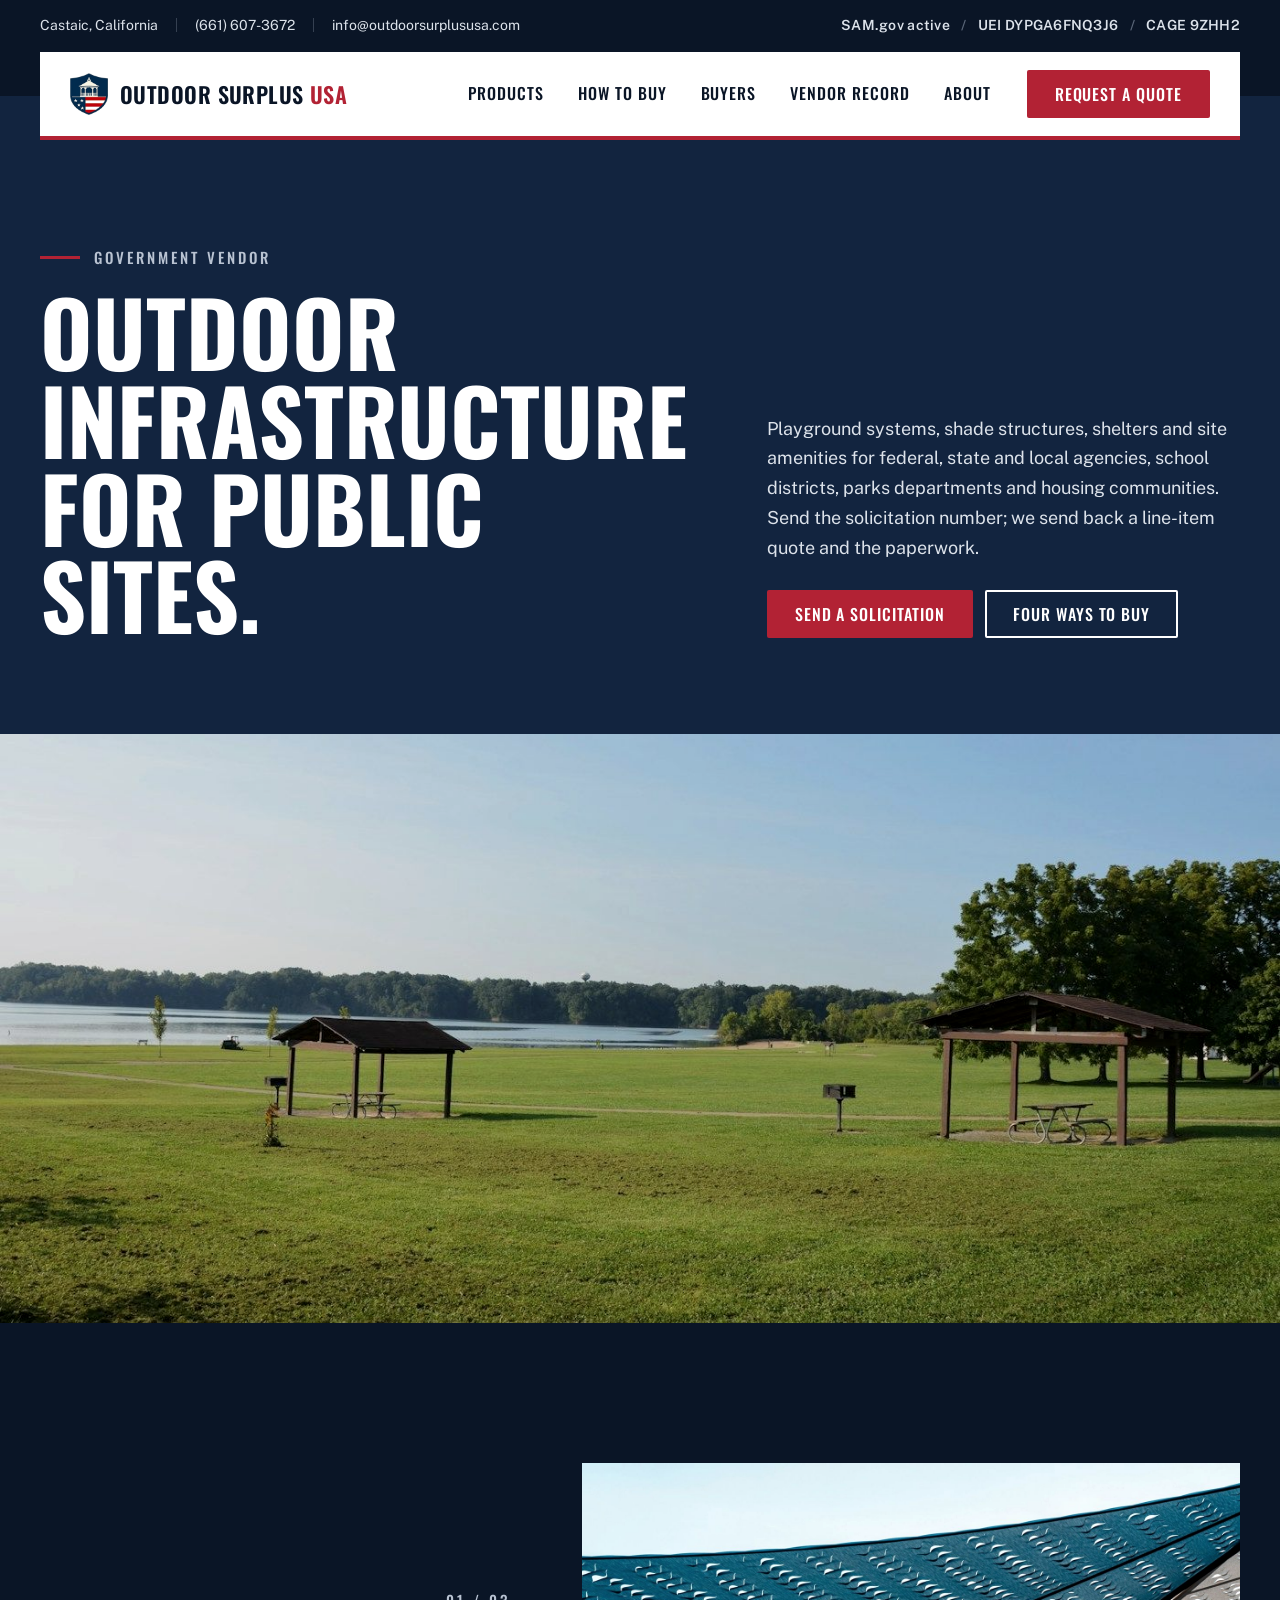
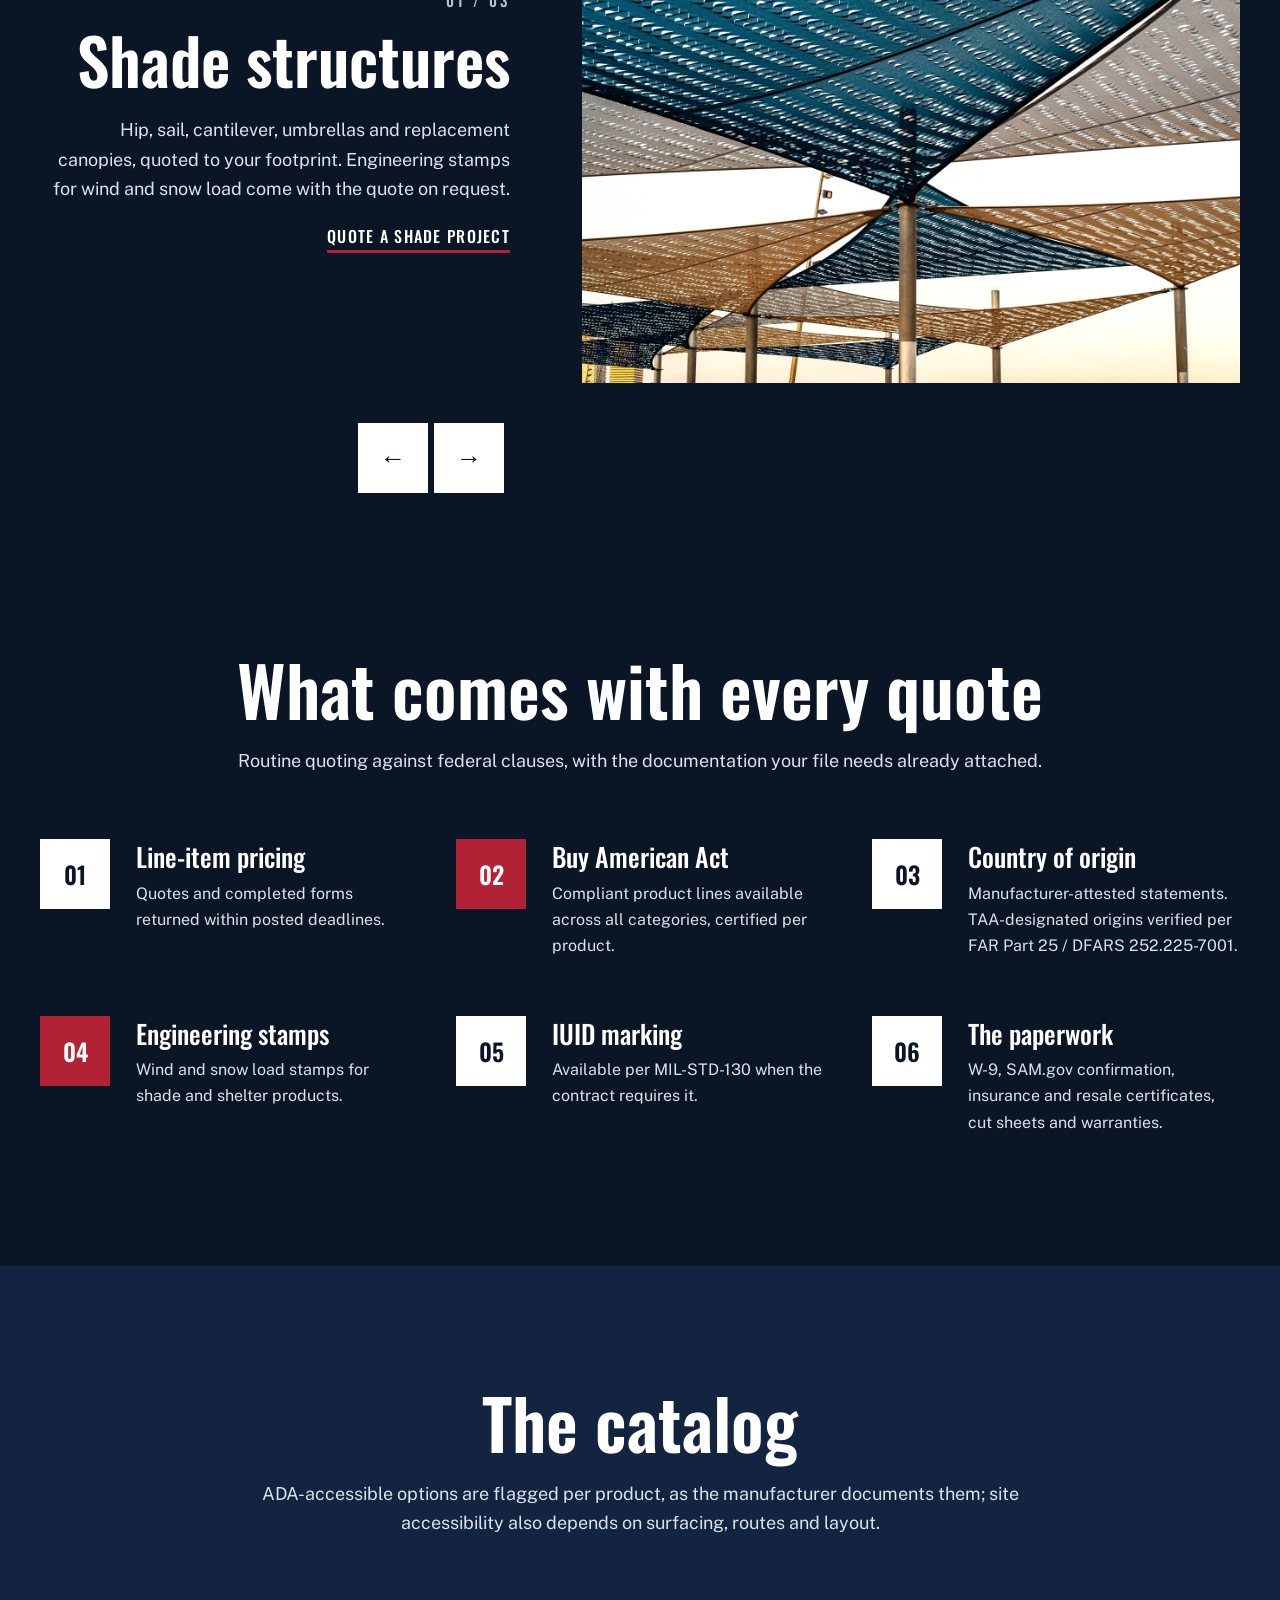
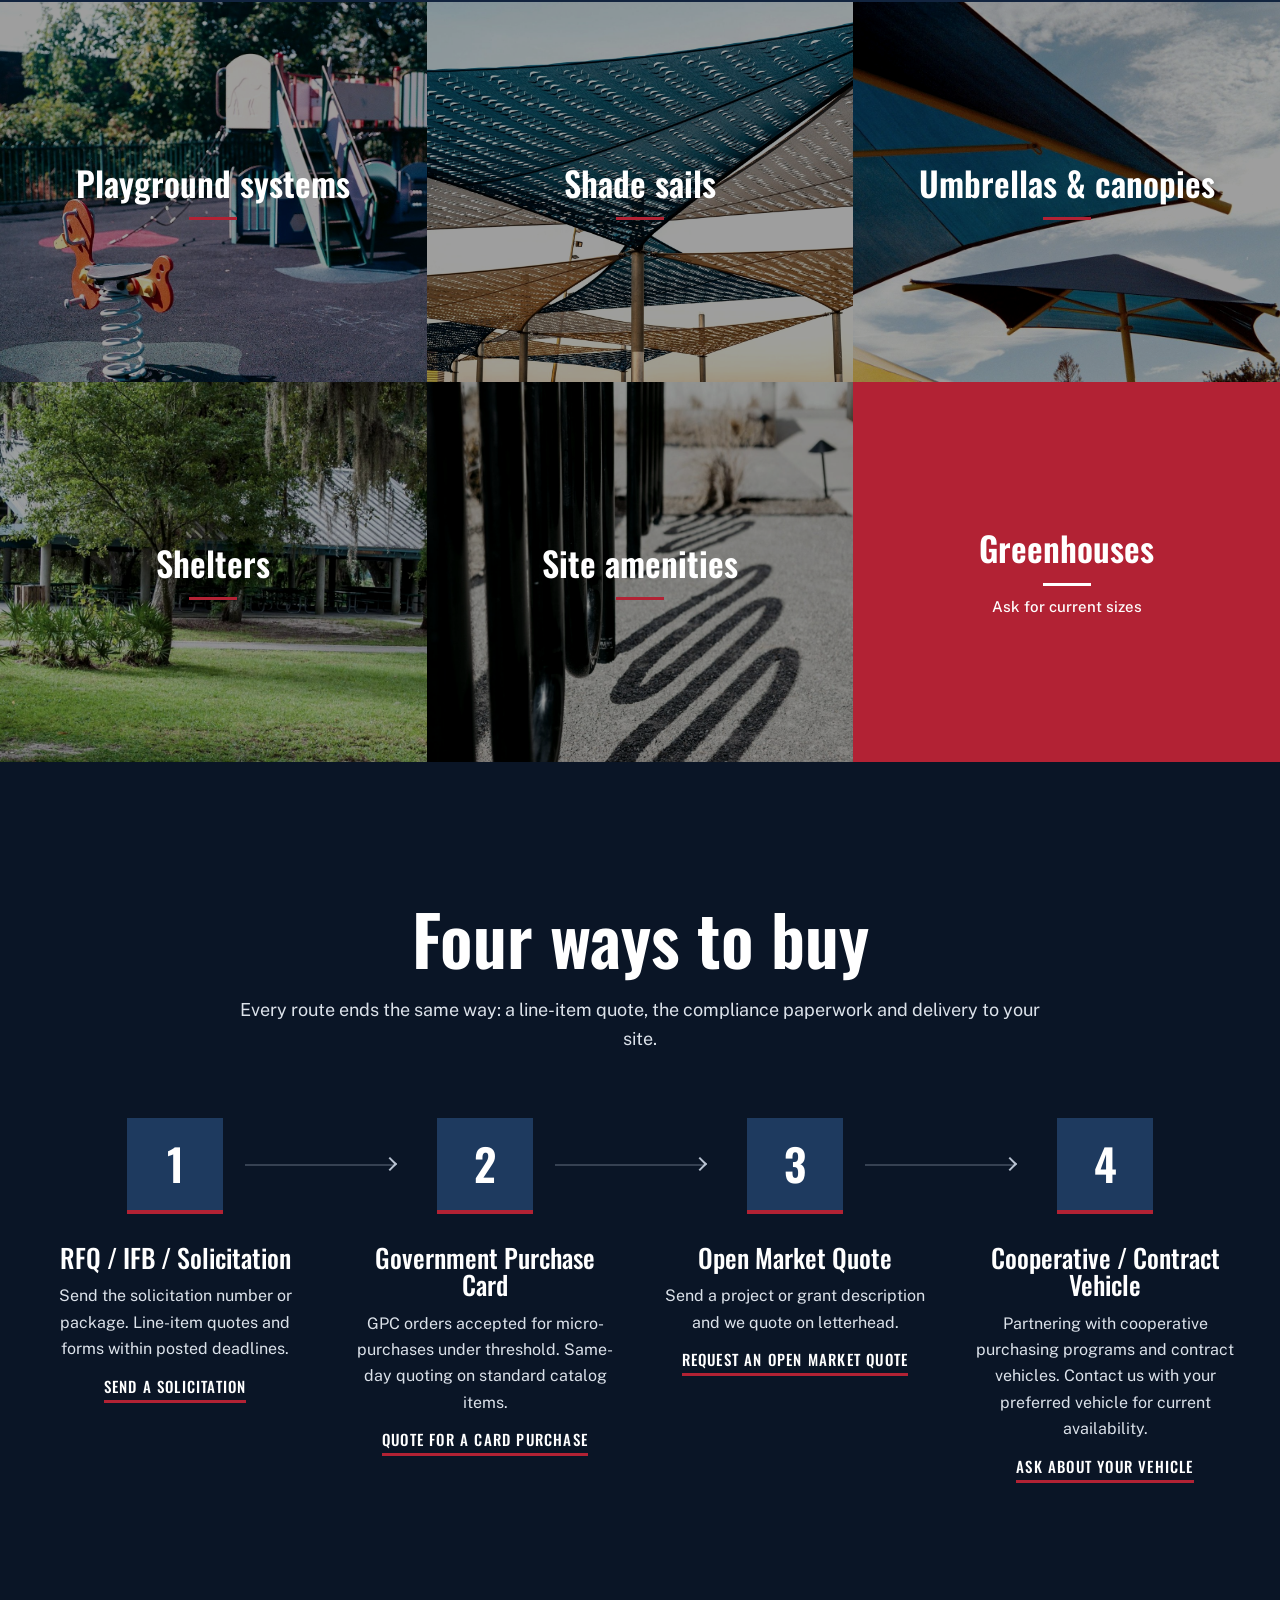
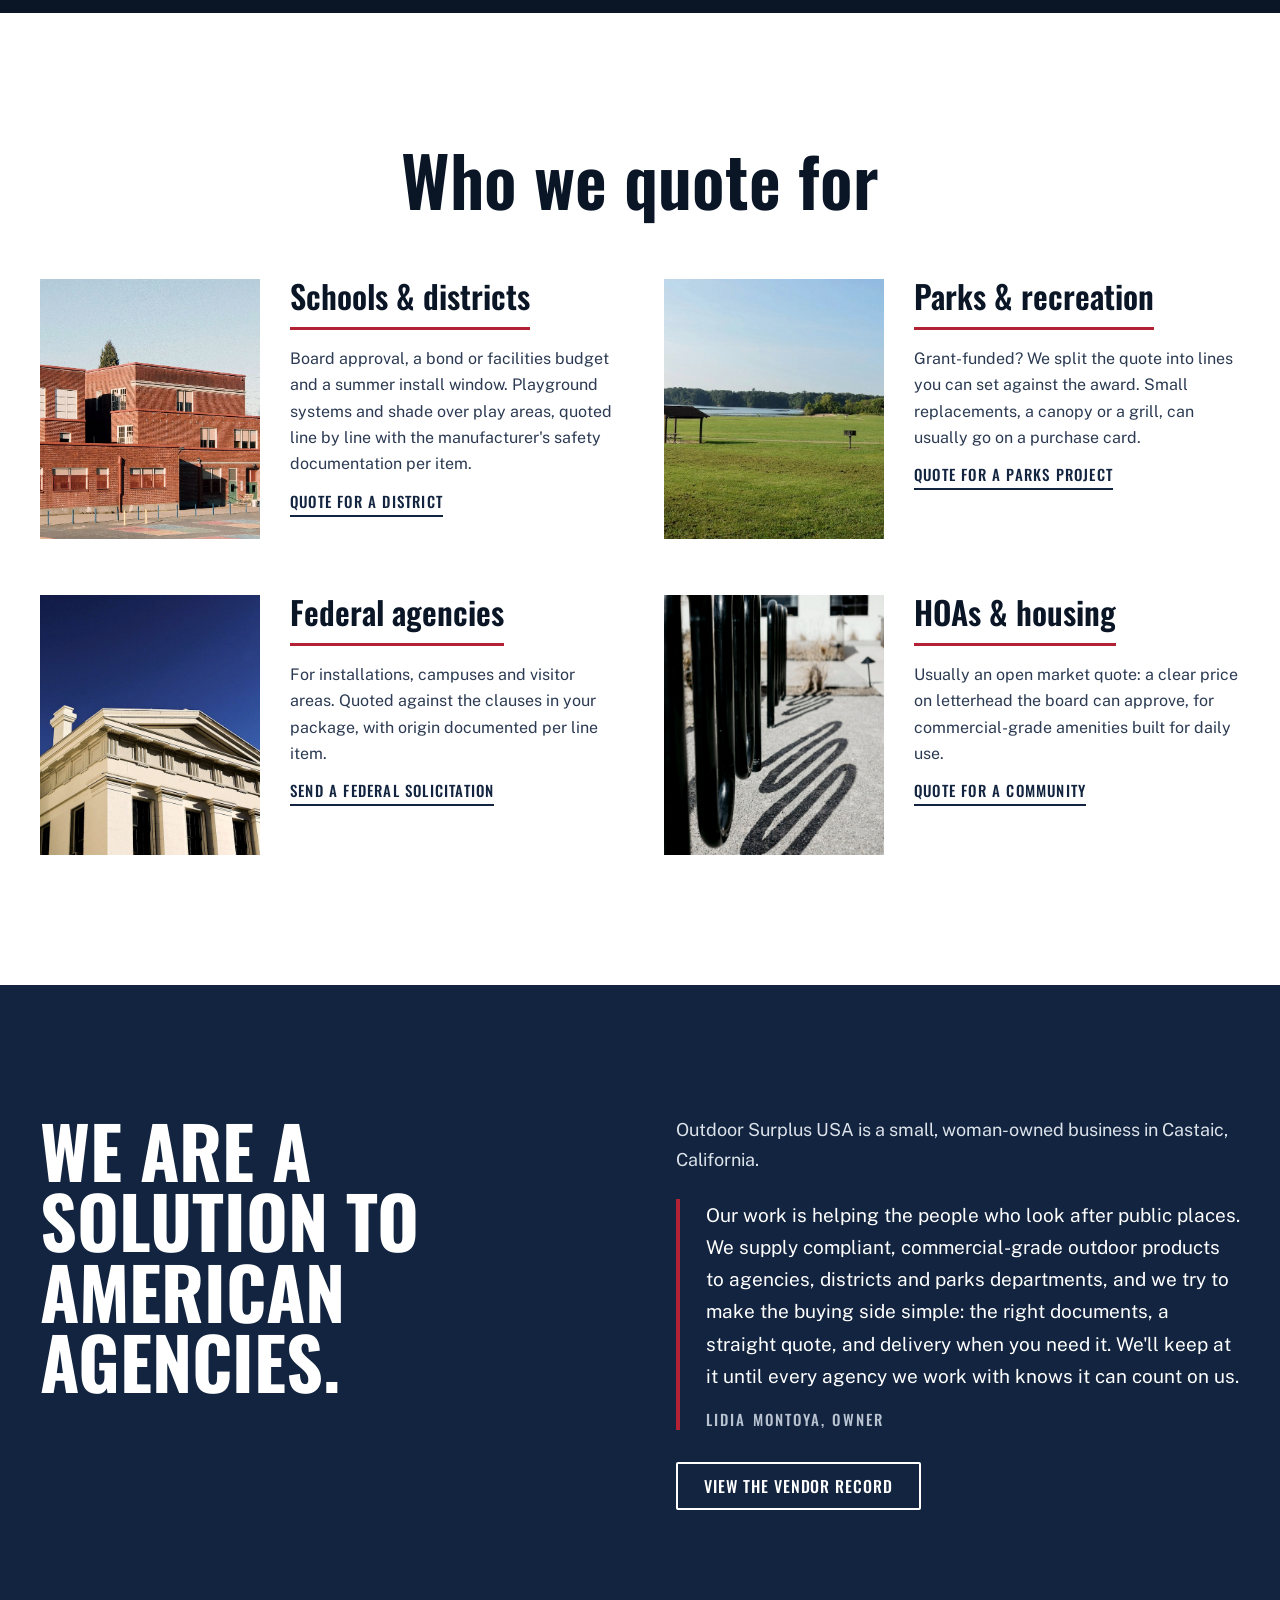
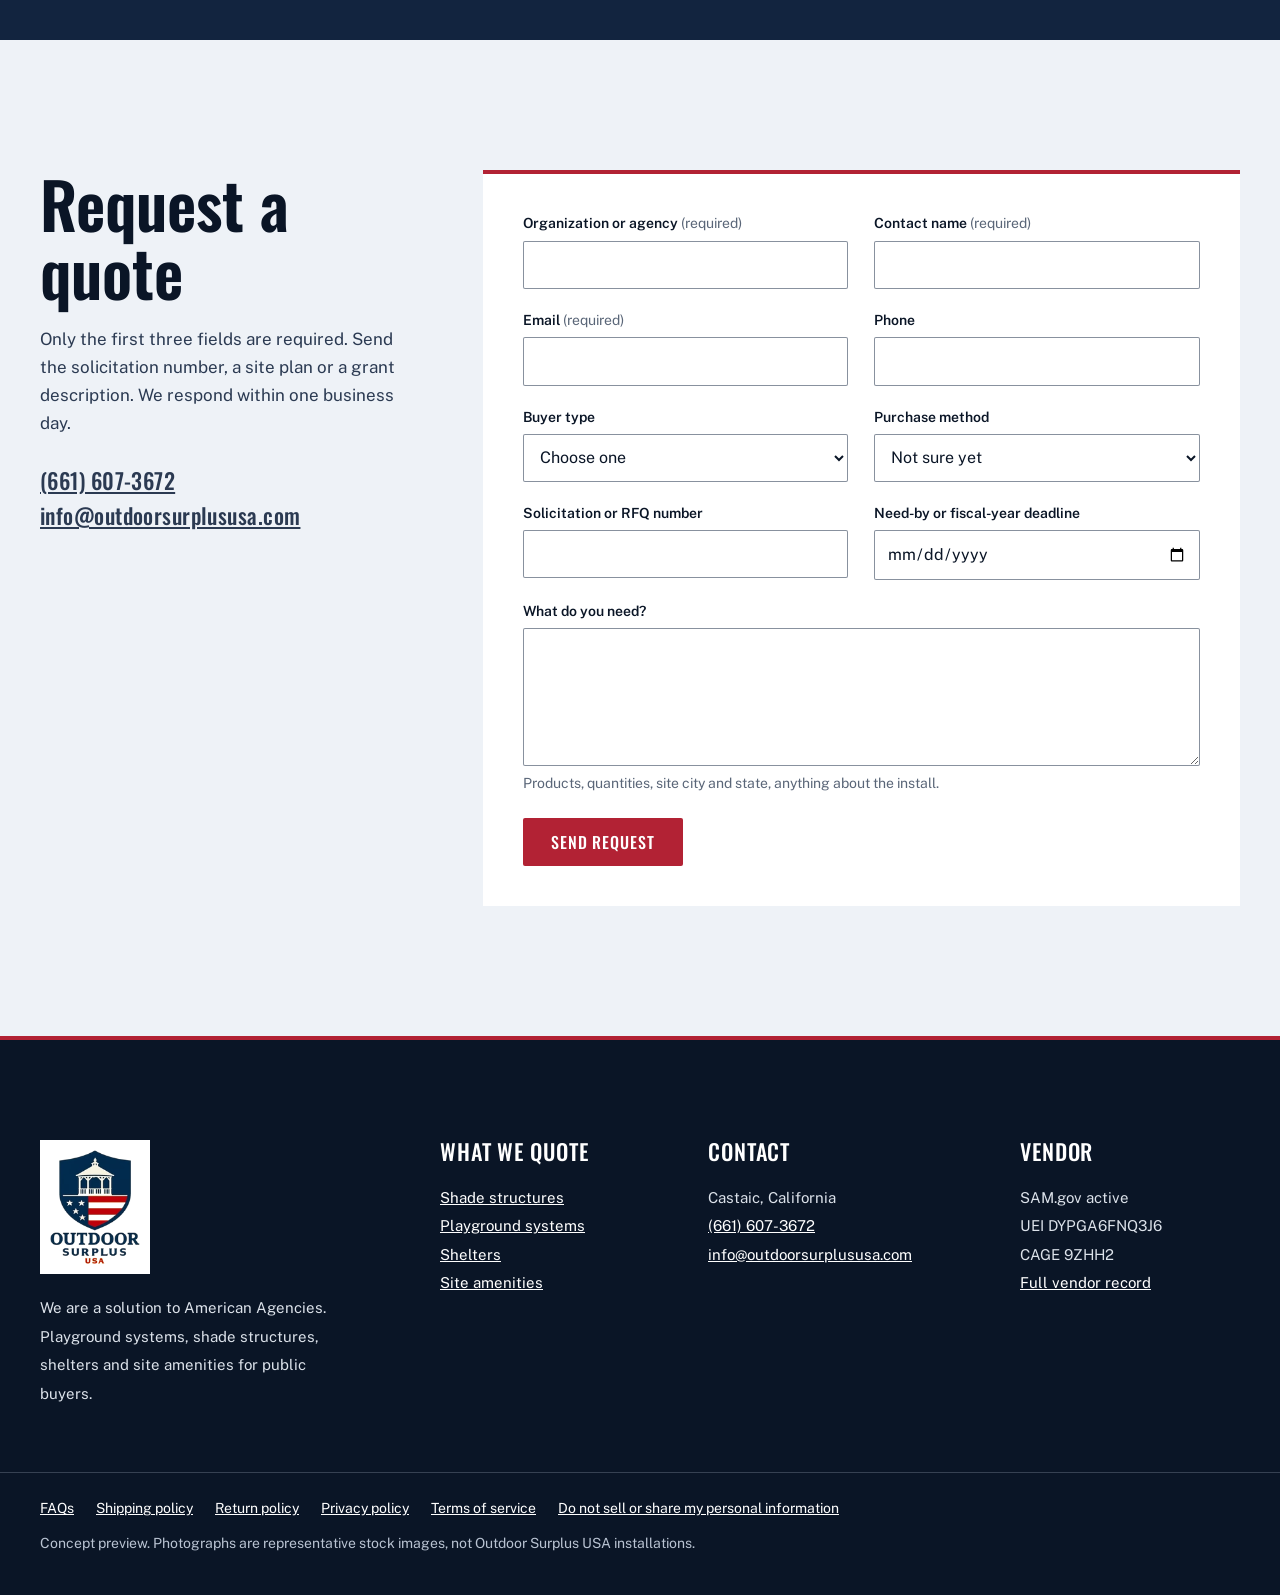
<file: index.html>
<!doctype html>
<html lang="en">
<head>
<meta charset="utf-8">
<meta name="viewport" content="width=device-width, initial-scale=1">
<title>Outdoor Surplus USA | Playground, Shade, Shelters &amp; Site Amenities for Government Buyers</title>
<meta name="description" content="We are a solution to American Agencies. Playground systems, shade structures, shelters and site amenities for federal, state and local buyers. SAM.gov active, UEI DYPGA6FNQ3J6, CAGE 9ZHH2.">
<meta name="robots" content="noindex, nofollow">
<meta property="og:title" content="Outdoor Surplus USA">
<meta property="og:description" content="We are a solution to American Agencies. Outdoor infrastructure for public sites, quoted the way agencies buy.">
<meta property="og:type" content="website">
<meta property="og:image" content="assets/park-lakeside.jpg">
<meta name="theme-color" content="#0A1526">
<link rel="icon" href="assets/logo-shield.png">
<link rel="preconnect" href="https://fonts.googleapis.com">
<link rel="preconnect" href="https://fonts.gstatic.com" crossorigin>
<link href="https://fonts.googleapis.com/css2?family=Oswald:wght@500;600;700&family=Public+Sans:wght@400;500;600&display=swap" rel="stylesheet">
<link rel="stylesheet" href="styles.css">
</head>
<body>
<a class="skip" href="#main">Skip to main content</a>

<div class="topbar">
  <div class="wrap topbar-row">
    <p class="topbar-left"><span>Castaic, California</span><a href="tel:+16616073672">(661) 607-3672</a><a href="mailto:info@outdoorsurplususa.com">info@outdoorsurplususa.com</a></p>
    <p class="topbar-right">SAM.gov active <span aria-hidden="true">/</span> UEI DYPGA6FNQ3J6 <span aria-hidden="true">/</span> CAGE 9ZHH2</p>
  </div>
</div>

<header class="site-header">
  <div class="wrap">
    <div class="header-box">
      <a class="brand" href="index.html" aria-label="Outdoor Surplus USA, home">
        <img src="assets/logo-shield.png" alt="" width="38" height="38">
        <span class="brand-name">Outdoor Surplus <span>USA</span></span>
      </a>
      <button class="nav-toggle" type="button" data-nav-toggle aria-expanded="false" aria-controls="site-nav">Menu</button>
      <nav id="site-nav" class="site-nav" aria-label="Primary">
        <ul>
          <li><a href="#products">Products</a></li>
          <li><a href="#buy">How to buy</a></li>
          <li><a href="#buyers">Buyers</a></li>
          <li><a href="vendor.html">Vendor record</a></li>
          <li><a href="#about">About</a></li>
        </ul>
        <a class="btn btn-red" href="#quote">Request a quote</a>
      </nav>
    </div>
  </div>
</header>

<main id="main">
  <!-- TITLE BAND + FULL-BLEED PHOTO -->
  <section class="title-band" aria-labelledby="hero-title">
    <div class="wrap title-grid">
      <div>
        <p class="kicker">Government vendor</p>
        <h1 id="hero-title">Outdoor infrastructure for public sites.</h1>
      </div>
      <div class="title-side">
        <p>Playground systems, shade structures, shelters and site amenities for federal, state and local agencies, school districts, parks departments and housing communities. Send the solicitation number; we send back a line-item quote and the paperwork.</p>
        <div class="actions">
          <a class="btn btn-red" href="#quote" data-quote-method="solicitation">Send a solicitation</a>
          <a class="btn btn-outline-light" href="#buy">Four ways to buy</a>
        </div>
      </div>
    </div>
  </section>
  <figure class="bleed">
    <img src="assets/park-lakeside.jpg" alt="Two picnic shelters with tables and grills on a mown lakeside park lawn under a clear sky" width="1400" height="745">
  </figure>

  <!-- FEATURE SLIDER -->
  <section class="feature" id="products" aria-labelledby="feature-title">
    <div class="wrap">
      <h2 id="feature-title" class="sr">Featured product lines</h2>
      <div class="slider" data-slider aria-roledescription="carousel" aria-label="Featured product lines">
        <div class="slide" role="group" aria-roledescription="slide" aria-label="1 of 3">
          <div class="slide-copy">
            <p class="slide-n">01 / 03</p>
            <h3>Shade structures</h3>
            <p>Hip, sail, cantilever, umbrellas and replacement canopies, quoted to your footprint. Engineering stamps for wind and snow load come with the quote on request.</p>
            <a class="more" href="#quote">Quote a shade project</a>
          </div>
          <img src="assets/shade-sails.jpg" alt="Tensioned shade sails in navy and sand fabric on steel columns, seen from below" width="1800" height="1200">
        </div>
        <div class="slide" role="group" aria-roledescription="slide" aria-label="2 of 3" hidden>
          <div class="slide-copy">
            <p class="slide-n">02 / 03</p>
            <h3>Playground systems</h3>
            <p>Structures, freestanding equipment and replacement components from multiple manufacturers. Safety documentation is the manufacturer's, supplied per item with the quote.</p>
            <a class="more" href="#quote">Quote a playground</a>
          </div>
          <img src="assets/playground.jpg" alt="Empty playground with a spring rider in front of a play structure with stairs and slide" width="1400" height="1025">
        </div>
        <div class="slide" role="group" aria-roledescription="slide" aria-label="3 of 3" hidden>
          <div class="slide-copy">
            <p class="slide-n">03 / 03</p>
            <h3>Shelters and pavilions</h3>
            <p>Park and picnic shelters for campgrounds, parks and federal visitor areas, with stamped drawings for your site's load requirements.</p>
            <a class="more" href="#quote">Quote a shelter</a>
          </div>
          <img src="assets/pavilion.jpg" alt="Large open-sided park pavilion with a metal roof and rows of picnic tables beneath mature oaks" width="1800" height="930">
        </div>
        <div class="slider-controls">
          <button type="button" class="arrow" data-prev aria-label="Previous product line"><span aria-hidden="true">&larr;</span></button>
          <button type="button" class="arrow" data-next aria-label="Next product line"><span aria-hidden="true">&rarr;</span></button>
          <p class="sr" aria-live="polite" data-slider-status></p>
        </div>
      </div>
    </div>
  </section>

  <!-- SIX FEATURES -->
  <section class="six" aria-labelledby="six-title">
    <div class="wrap">
      <div class="center-head">
        <h2 id="six-title">What comes with every quote</h2>
        <p>Routine quoting against federal clauses, with the documentation your file needs already attached.</p>
      </div>
      <ul class="six-grid">
        <li><span class="badge" aria-hidden="true">01</span><div><h3>Line-item pricing</h3><p>Quotes and completed forms returned within posted deadlines.</p></div></li>
        <li><span class="badge" aria-hidden="true">02</span><div><h3>Buy American Act</h3><p>Compliant product lines available across all categories, certified per product.</p></div></li>
        <li><span class="badge" aria-hidden="true">03</span><div><h3>Country of origin</h3><p>Manufacturer-attested statements. TAA-designated origins verified per FAR Part 25 / DFARS 252.225-7001.</p></div></li>
        <li><span class="badge" aria-hidden="true">04</span><div><h3>Engineering stamps</h3><p>Wind and snow load stamps for shade and shelter products.</p></div></li>
        <li><span class="badge" aria-hidden="true">05</span><div><h3>IUID marking</h3><p>Available per MIL-STD-130 when the contract requires it.</p></div></li>
        <li><span class="badge" aria-hidden="true">06</span><div><h3>The paperwork</h3><p>W-9, SAM.gov confirmation, insurance and resale certificates, cut sheets and warranties.</p></div></li>
      </ul>
    </div>
  </section>

  <!-- PORTFOLIO-STYLE CATALOG GRID -->
  <section class="catalog" aria-labelledby="catalog-title">
    <div class="wrap">
      <div class="center-head">
        <h2 id="catalog-title">The catalog</h2>
        <p>ADA-accessible options are flagged per product, as the manufacturer documents them; site accessibility also depends on surfacing, routes and layout.</p>
      </div>
    </div>
    <ul class="tiles">
      <li><a href="https://www.outdoorsurplususa.com/collections/all"><img src="assets/playground.jpg" alt="" width="1400" height="1025" loading="lazy"><span>Playground systems</span></a></li>
      <li><a href="https://www.outdoorsurplususa.com/collections/all"><img src="assets/shade-sails.jpg" alt="" width="1800" height="1200" loading="lazy"><span>Shade sails</span></a></li>
      <li><a href="https://www.outdoorsurplususa.com/collections/all"><img src="assets/shade-umbrella.jpg" alt="" width="1400" height="942" loading="lazy"><span>Umbrellas &amp; canopies</span></a></li>
      <li><a href="https://www.outdoorsurplususa.com/collections/all"><img src="assets/pavilion.jpg" alt="" width="1800" height="930" loading="lazy"><span>Shelters</span></a></li>
      <li><a href="https://www.outdoorsurplususa.com/collections/all"><img src="assets/bike-rack.jpg" alt="" width="1200" height="1800" loading="lazy"><span>Site amenities</span></a></li>
      <li class="tile-red"><a href="https://www.outdoorsurplususa.com/collections/all"><span>Greenhouses</span><small>Ask for current sizes</small></a></li>
    </ul>
  </section>

  <!-- PROCESS WORKFLOW = FOUR WAYS TO BUY -->
  <section class="process" id="buy" aria-labelledby="buy-title">
    <div class="wrap">
      <div class="center-head">
        <h2 id="buy-title">Four ways to buy</h2>
        <p>Every route ends the same way: a line-item quote, the compliance paperwork and delivery to your site.</p>
      </div>
      <ol class="steps">
        <li>
          <span class="step-n" aria-hidden="true">1</span>
          <h3>RFQ / IFB / Solicitation</h3>
          <p>Send the solicitation number or package. Line-item quotes and forms within posted deadlines.</p>
          <a href="#quote" data-quote-method="solicitation">Send a solicitation</a>
        </li>
        <li>
          <span class="step-n" aria-hidden="true">2</span>
          <h3>Government Purchase Card</h3>
          <p>GPC orders accepted for micro-purchases under threshold. Same-day quoting on standard catalog items.</p>
          <a href="#quote" data-quote-method="gpc">Quote for a card purchase</a>
        </li>
        <li>
          <span class="step-n" aria-hidden="true">3</span>
          <h3>Open Market Quote</h3>
          <p>Send a project or grant description and we quote on letterhead.</p>
          <a href="#quote" data-quote-method="open-market">Request an open market quote</a>
        </li>
        <li>
          <span class="step-n" aria-hidden="true">4</span>
          <h3>Cooperative / Contract Vehicle</h3>
          <p>Partnering with cooperative purchasing programs and contract vehicles. Contact us with your preferred vehicle for current availability.</p>
          <a href="#quote" data-quote-method="cooperative">Ask about your vehicle</a>
        </li>
      </ol>
    </div>
  </section>

  <!-- BUYERS -->
  <section class="buyers" id="buyers" aria-labelledby="buyers-title">
    <div class="wrap">
      <div class="center-head">
        <h2 id="buyers-title">Who we quote for</h2>
      </div>
      <div class="buyer-rows">
        <article class="buyer">
          <img src="assets/school.jpg" alt="Brick school building above an empty blacktop with painted markings" width="1350" height="1800" loading="lazy">
          <div>
            <h3>Schools &amp; districts</h3>
            <p>Board approval, a bond or facilities budget and a summer install window. Playground systems and shade over play areas, quoted line by line with the manufacturer's safety documentation per item.</p>
            <a href="#quote" data-quote-buyer="school">Quote for a district</a>
          </div>
        </article>
        <article class="buyer">
          <img src="assets/park-lakeside.jpg" alt="Picnic shelters on a lakeside park lawn" width="1400" height="745" loading="lazy">
          <div>
            <h3>Parks &amp; recreation</h3>
            <p>Grant-funded? We split the quote into lines you can set against the award. Small replacements, a canopy or a grill, can usually go on a purchase card.</p>
            <a href="#quote" data-quote-buyer="parks">Quote for a parks project</a>
          </div>
        </article>
        <article class="buyer">
          <img src="assets/federal.jpg" alt="Corner of a white neoclassical civic building against a deep blue sky" width="1200" height="1800" loading="lazy">
          <div>
            <h3>Federal agencies</h3>
            <p>For installations, campuses and visitor areas. Quoted against the clauses in your package, with origin documented per line item.</p>
            <a href="#quote" data-quote-buyer="federal" data-quote-method="solicitation">Send a federal solicitation</a>
          </div>
        </article>
        <article class="buyer">
          <img src="assets/bike-rack.jpg" alt="Black steel bike racks along a gravel path" width="1200" height="1800" loading="lazy">
          <div>
            <h3>HOAs &amp; housing</h3>
            <p>Usually an open market quote: a clear price on letterhead the board can approve, for commercial-grade amenities built for daily use.</p>
            <a href="#quote" data-quote-buyer="hoa" data-quote-method="open-market">Quote for a community</a>
          </div>
        </article>
      </div>
    </div>
  </section>

  <!-- ABOUT -->
  <section class="about" id="about" aria-labelledby="about-title">
    <div class="wrap about-grid">
      <h2 id="about-title">We are a solution to American Agencies.</h2>
      <div>
        <p>Outdoor Surplus USA is a small, woman-owned business in Castaic, California.</p>
        <blockquote>
          <p>Our work is helping the people who look after public places. We supply compliant, commercial-grade outdoor products to agencies, districts and parks departments, and we try to make the buying side simple: the right documents, a straight quote, and delivery when you need it. We'll keep at it until every agency we work with knows it can count on us.</p>
          <footer>Lidia Montoya, Owner</footer>
        </blockquote>
        <a class="btn btn-outline-light" href="vendor.html">View the vendor record</a>
      </div>
    </div>
  </section>

  <!-- Testimonial slot: intentionally empty. Existing testimonials are on hold until
       provenance is confirmed (16 CFR 465). Do not populate without written sign-off. -->

  <!-- QUOTE -->
  <section class="quote" id="quote" aria-labelledby="quote-title">
    <div class="wrap quote-grid">
      <div class="quote-intro">
        <h2 id="quote-title">Request a quote</h2>
        <p>Only the first three fields are required. Send the solicitation number, a site plan or a grant description. We respond within one business day.</p>
        <p class="contact"><a href="tel:+16616073672">(661) 607-3672</a><br><a href="mailto:info@outdoorsurplususa.com">info@outdoorsurplususa.com</a></p>
      </div>
      <form class="form" id="quote-form" novalidate>
        <div class="field">
          <label for="f-org">Organization or agency <span class="req">(required)</span></label>
          <input id="f-org" name="org" type="text" autocomplete="organization" required aria-describedby="f-org-error">
          <p class="error" id="f-org-error" hidden></p>
        </div>
        <div class="field">
          <label for="f-name">Contact name <span class="req">(required)</span></label>
          <input id="f-name" name="name" type="text" autocomplete="name" required aria-describedby="f-name-error">
          <p class="error" id="f-name-error" hidden></p>
        </div>
        <div class="field">
          <label for="f-email">Email <span class="req">(required)</span></label>
          <input id="f-email" name="email" type="email" autocomplete="email" required aria-describedby="f-email-error">
          <p class="error" id="f-email-error" hidden></p>
        </div>
        <div class="field">
          <label for="f-phone">Phone</label>
          <input id="f-phone" name="phone" type="tel" autocomplete="tel">
        </div>
        <div class="field">
          <label for="f-buyer">Buyer type</label>
          <select id="f-buyer" name="buyer">
            <option value="">Choose one</option>
            <option value="federal">Federal</option>
            <option value="state">State</option>
            <option value="municipal">County / Municipal</option>
            <option value="school">School district</option>
            <option value="parks">Parks &amp; recreation</option>
            <option value="hoa">HOA / Housing</option>
            <option value="other">Other</option>
          </select>
        </div>
        <div class="field">
          <label for="f-method">Purchase method</label>
          <select id="f-method" name="method">
            <option value="">Not sure yet</option>
            <option value="solicitation">Solicitation response (RFQ / IFB)</option>
            <option value="gpc">Government Purchase Card</option>
            <option value="open-market">Open market quote</option>
            <option value="cooperative">Cooperative / contract vehicle</option>
          </select>
        </div>
        <div class="field">
          <label for="f-sol">Solicitation or RFQ number</label>
          <input id="f-sol" name="solicitation" type="text">
        </div>
        <div class="field">
          <label for="f-date">Need-by or fiscal-year deadline</label>
          <input id="f-date" name="needby" type="date">
        </div>
        <div class="field field-wide">
          <label for="f-msg">What do you need?</label>
          <textarea id="f-msg" name="message" rows="5" aria-describedby="f-msg-hint"></textarea>
          <p class="hint" id="f-msg-hint">Products, quantities, site city and state, anything about the install.</p>
        </div>
        <div class="field-wide form-actions">
          <button class="btn btn-red" type="submit">Send request</button>
          <p id="form-status" class="form-status" role="status" aria-live="polite"></p>
        </div>
      </form>
    </div>
  </section>
</main>

<footer class="site-footer">
  <div class="wrap foot-grid">
    <div class="foot-brand">
      <img src="assets/logo.png" alt="Outdoor Surplus USA" width="120" height="120">
      <p>We are a solution to American Agencies. Playground systems, shade structures, shelters and site amenities for public buyers.</p>
    </div>
    <div>
      <h2 class="foot-h">What we quote</h2>
      <ul class="foot-list">
        <li><a href="#products">Shade structures</a></li>
        <li><a href="#products">Playground systems</a></li>
        <li><a href="#products">Shelters</a></li>
        <li><a href="#products">Site amenities</a></li>
      </ul>
    </div>
    <div>
      <h2 class="foot-h">Contact</h2>
      <p>Castaic, California<br><a href="tel:+16616073672">(661) 607-3672</a><br><a href="mailto:info@outdoorsurplususa.com">info@outdoorsurplususa.com</a></p>
    </div>
    <div>
      <h2 class="foot-h">Vendor</h2>
      <p>SAM.gov active<br>UEI DYPGA6FNQ3J6<br>CAGE 9ZHH2<br><a href="vendor.html">Full vendor record</a></p>
    </div>
  </div>
  <div class="wrap foot-links">
    <ul>
      <li><a href="https://www.outdoorsurplususa.com/pages/faqs">FAQs</a></li>
      <li><a href="https://www.outdoorsurplususa.com/policies/shipping-policy">Shipping policy</a></li>
      <li><a href="https://www.outdoorsurplususa.com/policies/refund-policy">Return policy</a></li>
      <li><a href="https://www.outdoorsurplususa.com/policies/privacy-policy">Privacy policy</a></li>
      <li><a href="https://www.outdoorsurplususa.com/policies/terms-of-service">Terms of service</a></li>
      <li><a href="https://www.outdoorsurplususa.com/pages/data-sharing-opt-out">Do not sell or share my personal information</a></li>
    </ul>
    <p>Concept preview. Photographs are representative stock images, not Outdoor Surplus USA installations.</p>
  </div>
</footer>
<script src="script.js" defer></script>
</body>
</html>
</file>
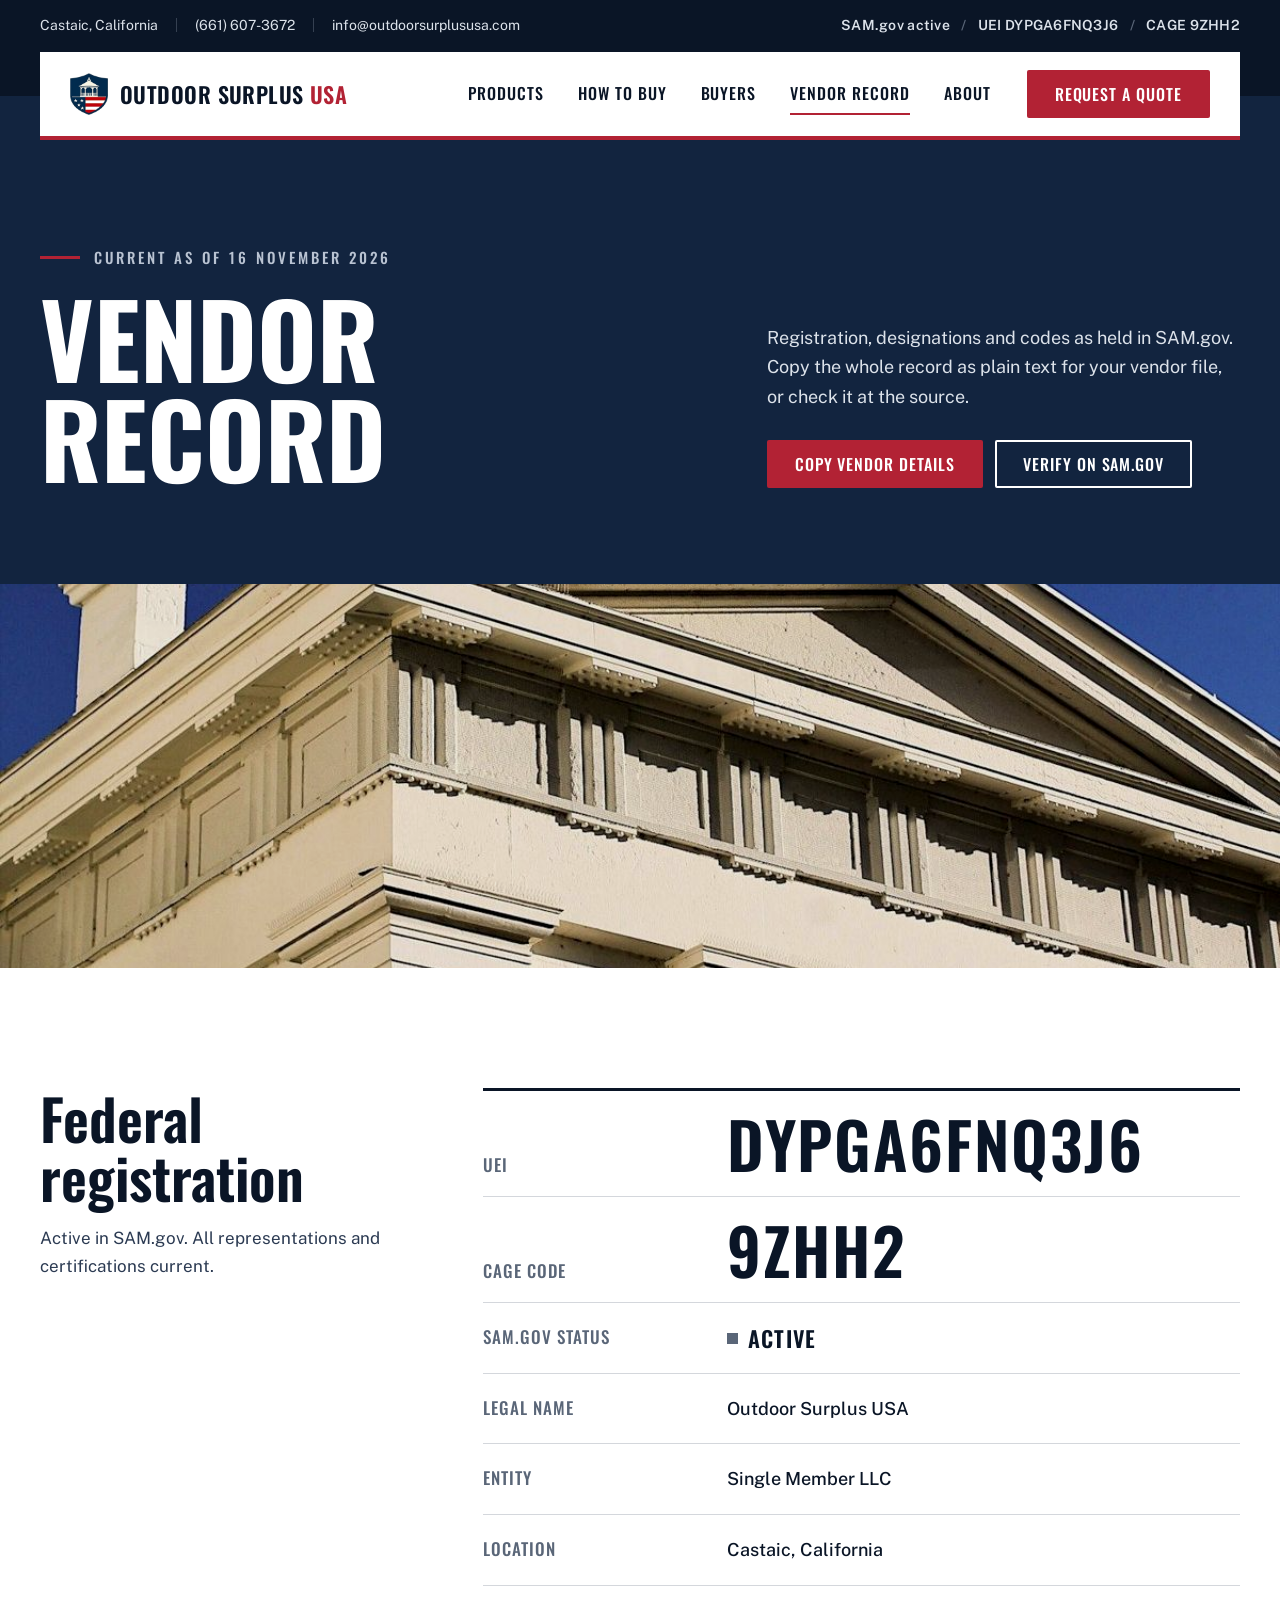
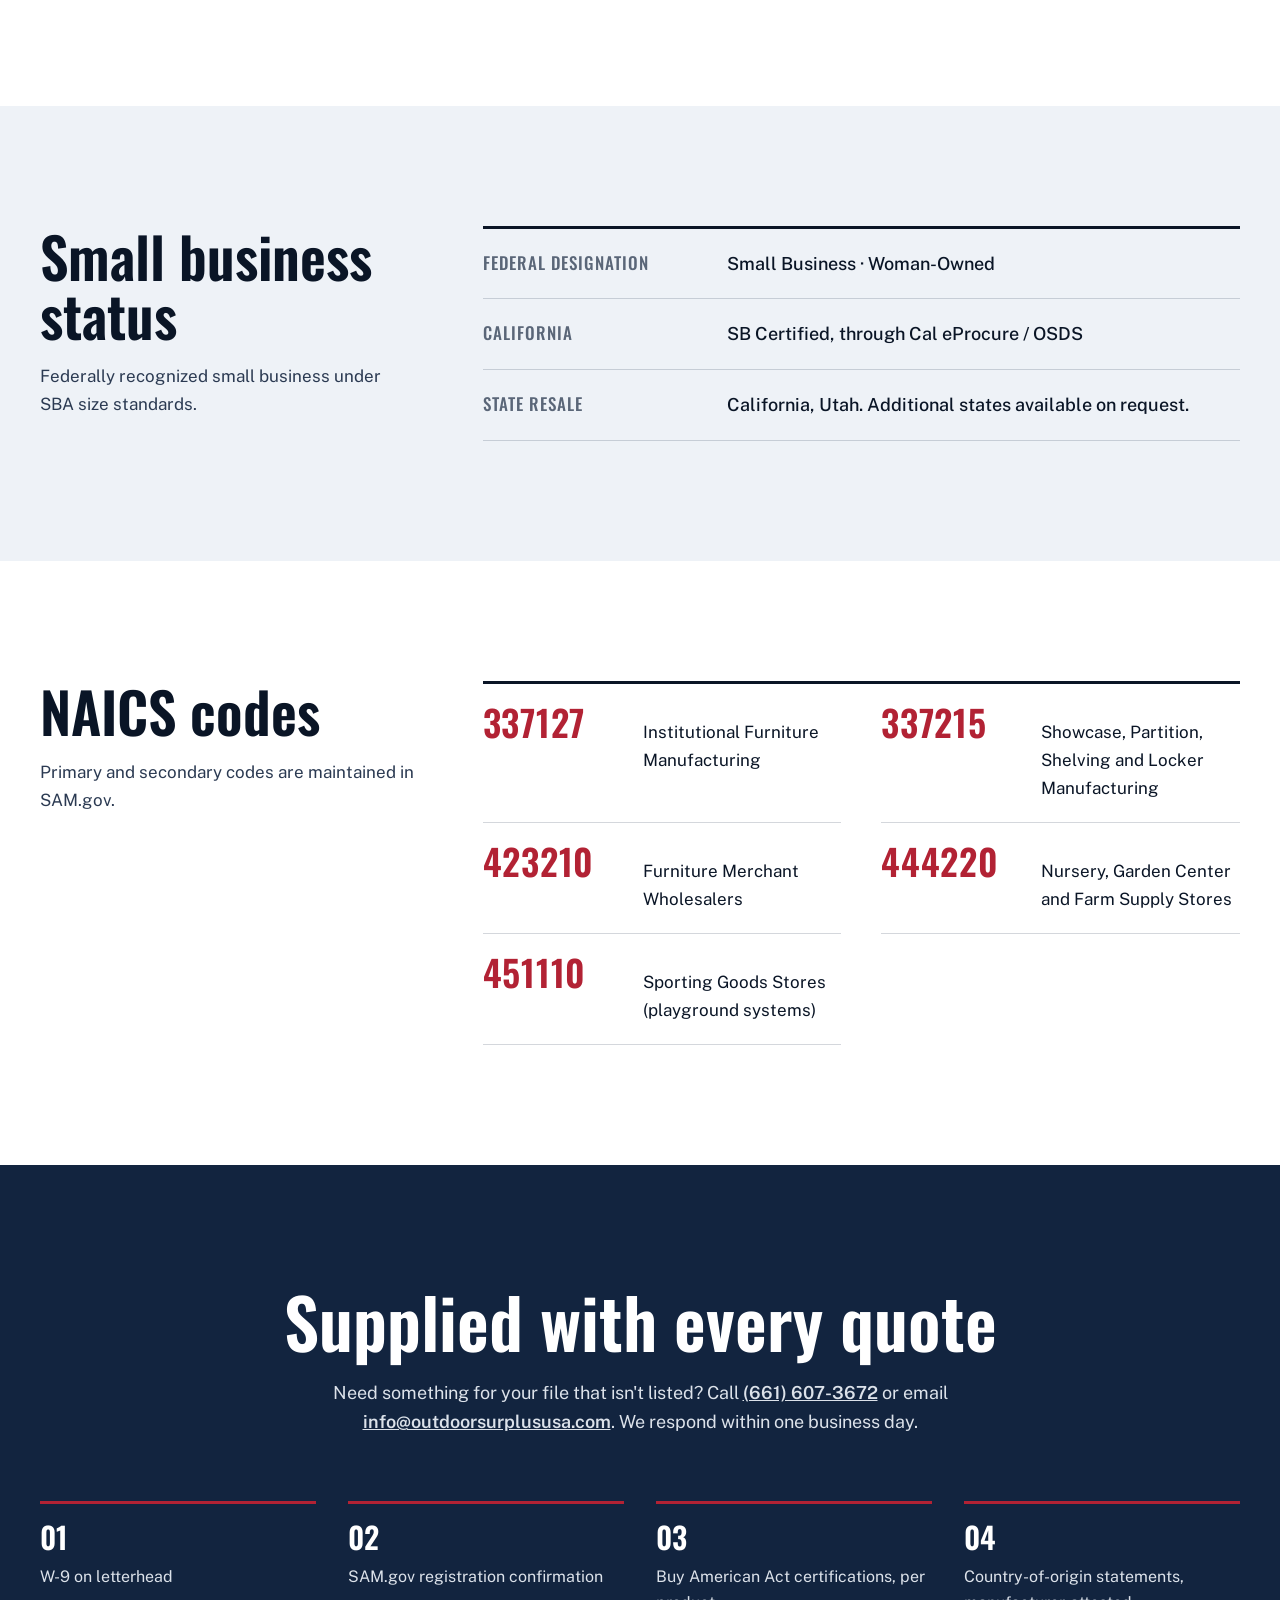
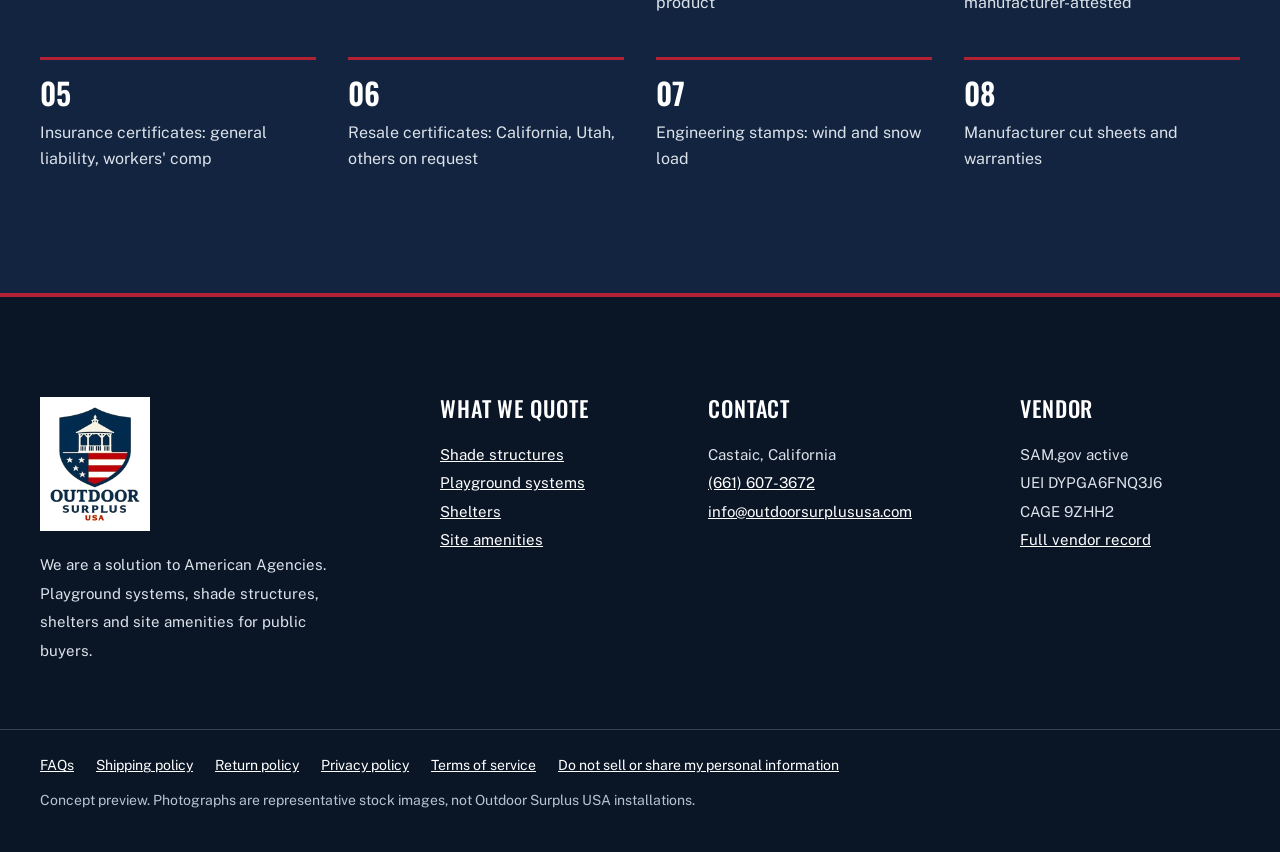
<file: vendor.html>
<!doctype html>
<html lang="en">
<head>
<meta charset="utf-8">
<meta name="viewport" content="width=device-width, initial-scale=1">
<title>Vendor Record | Outdoor Surplus USA</title>
<meta name="description" content="Outdoor Surplus USA vendor record: SAM.gov active, UEI DYPGA6FNQ3J6, CAGE 9ZHH2, Small Business · Woman-Owned, California SB certified. NAICS codes and documentation for your vendor file.">
<meta name="robots" content="noindex, nofollow">
<meta property="og:title" content="Vendor Record | Outdoor Surplus USA">
<meta property="og:description" content="We are a solution to American Agencies. Registration, designations and NAICS codes for your vendor file.">
<meta property="og:type" content="website">
<meta name="theme-color" content="#0A1526">
<link rel="icon" href="assets/logo-shield.png">
<link rel="preconnect" href="https://fonts.googleapis.com">
<link rel="preconnect" href="https://fonts.gstatic.com" crossorigin>
<link href="https://fonts.googleapis.com/css2?family=Oswald:wght@500;600;700&family=Public+Sans:wght@400;500;600&display=swap" rel="stylesheet">
<link rel="stylesheet" href="styles.css">
</head>
<body>
<a class="skip" href="#main">Skip to main content</a>

<div class="topbar">
  <div class="wrap topbar-row">
    <p class="topbar-left"><span>Castaic, California</span><a href="tel:+16616073672">(661) 607-3672</a><a href="mailto:info@outdoorsurplususa.com">info@outdoorsurplususa.com</a></p>
    <p class="topbar-right">SAM.gov active <span aria-hidden="true">/</span> UEI DYPGA6FNQ3J6 <span aria-hidden="true">/</span> CAGE 9ZHH2</p>
  </div>
</div>

<header class="site-header">
  <div class="wrap">
    <div class="header-box">
      <a class="brand" href="index.html" aria-label="Outdoor Surplus USA, home">
        <img src="assets/logo-shield.png" alt="" width="38" height="38">
        <span class="brand-name">Outdoor Surplus <span>USA</span></span>
      </a>
      <button class="nav-toggle" type="button" data-nav-toggle aria-expanded="false" aria-controls="site-nav">Menu</button>
      <nav id="site-nav" class="site-nav" aria-label="Primary">
        <ul>
          <li><a href="index.html#products">Products</a></li>
          <li><a href="index.html#buy">How to buy</a></li>
          <li><a href="index.html#buyers">Buyers</a></li>
          <li><a href="vendor.html" aria-current="page">Vendor record</a></li>
          <li><a href="index.html#about">About</a></li>
        </ul>
        <a class="btn btn-red" href="index.html#quote">Request a quote</a>
      </nav>
    </div>
  </div>
</header>

<main id="main">
  <section class="title-band title-band--page" aria-labelledby="page-title">
    <div class="wrap title-grid">
      <div>
        <p class="kicker">Current as of 16 November 2026</p>
        <h1 id="page-title">Vendor record</h1>
      </div>
      <div class="title-side">
        <p>Registration, designations and codes as held in SAM.gov. Copy the whole record as plain text for your vendor file, or check it at the source.</p>
        <div class="actions">
          <button class="btn btn-red" type="button" data-copy-vendor aria-describedby="copy-status"><span data-copy-label>Copy vendor details</span></button>
          <a class="btn btn-outline-light" href="https://sam.gov/" rel="noopener">Verify on SAM.gov</a>
        </div>
        <p class="copy-status" id="copy-status" aria-live="polite"></p>
      </div>
    </div>
  </section>
  <figure class="bleed bleed--short">
    <img src="assets/federal.jpg" alt="Corner of a white neoclassical civic building against a deep blue sky" width="1200" height="1800">
  </figure>

  <section class="record" aria-labelledby="reg-title">
    <div class="wrap record-grid">
      <div>
        <h2 id="reg-title">Federal registration</h2>
        <p>Active in SAM.gov. All representations and certifications current.</p>
      </div>
      <dl class="rows">
        <div><dt>UEI</dt><dd class="id">DYPGA6FNQ3J6</dd></div>
        <div><dt>CAGE code</dt><dd class="id">9ZHH2</dd></div>
        <div><dt>SAM.gov status</dt><dd><span class="state"><span class="dot" aria-hidden="true"></span>Active</span></dd></div>
        <div><dt>Legal name</dt><dd>Outdoor Surplus USA</dd></div>
        <div><dt>Entity</dt><dd>Single Member LLC</dd></div>
        <div><dt>Location</dt><dd>Castaic, California</dd></div>
      </dl>
    </div>
  </section>

  <section class="record record--ice" aria-labelledby="sb-title">
    <div class="wrap record-grid">
      <div>
        <h2 id="sb-title">Small business status</h2>
        <p>Federally recognized small business under SBA size standards.</p>
      </div>
      <dl class="rows">
        <div><dt>Federal designation</dt><dd>Small Business &middot; <span class="nw">Woman-Owned</span></dd></div>
        <div><dt>California</dt><dd>SB Certified, through Cal eProcure / OSDS</dd></div>
        <div><dt>State resale</dt><dd>California, Utah. Additional states available on request.</dd></div>
      </dl>
    </div>
  </section>

  <section class="record" aria-labelledby="naics-title">
    <div class="wrap record-grid">
      <div>
        <h2 id="naics-title">NAICS codes</h2>
        <p>Primary and secondary codes are maintained in SAM.gov.</p>
      </div>
      <ul class="naics-list">
        <li><strong>337127</strong><span>Institutional Furniture Manufacturing</span></li>
        <li><strong>337215</strong><span>Showcase, Partition, Shelving and Locker Manufacturing</span></li>
        <li><strong>423210</strong><span>Furniture Merchant Wholesalers</span></li>
        <li><strong>444220</strong><span>Nursery, Garden Center and Farm Supply Stores</span></li>
        <li><strong>451110</strong><span>Sporting Goods Stores (playground systems)</span></li>
      </ul>
    </div>
  </section>

  <section class="docs-dark" aria-labelledby="docs-title">
    <div class="wrap">
      <div class="center-head">
        <h2 id="docs-title">Supplied with every quote</h2>
        <p>Need something for your file that isn't listed? Call <a href="tel:+16616073672">(661) 607-3672</a> or email <a href="mailto:info@outdoorsurplususa.com?subject=Vendor%20file">info@outdoorsurplususa.com</a>. We respond within one business day.</p>
      </div>
      <ol class="docs-grid">
        <li>W-9 on letterhead</li>
        <li>SAM.gov registration confirmation</li>
        <li>Buy American Act certifications, per product</li>
        <li>Country-of-origin statements, manufacturer-attested</li>
        <li>Insurance certificates: general liability, workers' comp</li>
        <li>Resale certificates: California, Utah, others on request</li>
        <li>Engineering stamps: wind and snow load</li>
        <li>Manufacturer cut sheets and warranties</li>
      </ol>
    </div>
  </section>
</main>

<footer class="site-footer">
  <div class="wrap foot-grid">
    <div class="foot-brand">
      <img src="assets/logo.png" alt="Outdoor Surplus USA" width="120" height="120">
      <p>We are a solution to American Agencies. Playground systems, shade structures, shelters and site amenities for public buyers.</p>
    </div>
    <div>
      <h2 class="foot-h">What we quote</h2>
      <ul class="foot-list">
        <li><a href="index.html#products">Shade structures</a></li>
        <li><a href="index.html#products">Playground systems</a></li>
        <li><a href="index.html#products">Shelters</a></li>
        <li><a href="index.html#products">Site amenities</a></li>
      </ul>
    </div>
    <div>
      <h2 class="foot-h">Contact</h2>
      <p>Castaic, California<br><a href="tel:+16616073672">(661) 607-3672</a><br><a href="mailto:info@outdoorsurplususa.com">info@outdoorsurplususa.com</a></p>
    </div>
    <div>
      <h2 class="foot-h">Vendor</h2>
      <p>SAM.gov active<br>UEI DYPGA6FNQ3J6<br>CAGE 9ZHH2<br><a href="vendor.html">Full vendor record</a></p>
    </div>
  </div>
  <div class="wrap foot-links">
    <ul>
      <li><a href="https://www.outdoorsurplususa.com/pages/faqs">FAQs</a></li>
      <li><a href="https://www.outdoorsurplususa.com/policies/shipping-policy">Shipping policy</a></li>
      <li><a href="https://www.outdoorsurplususa.com/policies/refund-policy">Return policy</a></li>
      <li><a href="https://www.outdoorsurplususa.com/policies/privacy-policy">Privacy policy</a></li>
      <li><a href="https://www.outdoorsurplususa.com/policies/terms-of-service">Terms of service</a></li>
      <li><a href="https://www.outdoorsurplususa.com/pages/data-sharing-opt-out">Do not sell or share my personal information</a></li>
    </ul>
    <p>Concept preview. Photographs are representative stock images, not Outdoor Surplus USA installations.</p>
  </div>
</footer>
<script src="script.js" defer></script>
</body>
</html>
</file>
<file: styles.css>
/* Outdoor Surplus USA, Variation D: "Contractor"
   Layout follows the client's chosen Baumeister template: dark top bar, floating white
   header box, title band over a full-bleed photograph, feature slider with square arrows,
   six-up feature grid, portfolio tiles and a numbered process row.
   Oswald (the template's condensed heading face) for display, Public Sans (USWDS) for text.
   The template's yellow accent is replaced by Old Glory Red, used only as fills and rules:
   red type never sits on navy. */

:root {
  --ink: #0A1526;        /* navy-deep stands in for the template's black */
  --navy: #12243F;
  --navy-mid: #1E3A5F;
  --red: #B22234;
  --red-dark: #8F1B2A;
  --steel: #5A6678;
  --mist: #B9C3D2;
  --soft: #DCE2EA;
  --ice: #EEF2F7;
  --white: #FFFFFF;
  --hair: rgba(18, 36, 63, .18);
  --hair-light: rgba(185, 195, 210, .25);

  --display: "Oswald", "Arial Narrow", Arial, sans-serif;
  --sans: "Public Sans", "Segoe UI", system-ui, -apple-system, Arial, sans-serif;

  --r: 2px;
  --wrap: 1300px;
  --gut: 20px;
}
@media (min-width: 700px) { :root { --gut: 40px; } }

*, *::before, *::after { box-sizing: border-box; }
html { scroll-behavior: smooth; -webkit-text-size-adjust: 100%; overflow-x: hidden; }
@media (prefers-reduced-motion: reduce) { html { scroll-behavior: auto; } }
body { margin: 0; background: var(--ink); color: var(--white); font: 400 17px/1.65 var(--sans); overflow-x: hidden; }
img { display: block; max-width: 100%; height: auto; }
a { color: inherit; }
h1, h2, h3 { margin: 0; font-family: var(--display); font-weight: 600; line-height: 1.05; letter-spacing: 0; }
p { margin: 0; }
ul, ol { margin: 0; padding: 0; list-style: none; }
.wrap { max-width: var(--wrap); margin: 0 auto; padding: 0 var(--gut); }
.sr { position: absolute; width: 1px; height: 1px; overflow: hidden; clip: rect(0 0 0 0); white-space: nowrap; }
.nw { white-space: nowrap; }

:focus-visible { outline: 3px solid var(--white); outline-offset: 3px; }
.header-box :focus-visible, .quote :focus-visible, .record :focus-visible { outline-color: var(--red); }

.skip { position: absolute; left: 12px; top: -60px; z-index: 100; background: var(--white); color: var(--ink); padding: 10px 16px; border-radius: var(--r); }
.skip:focus { top: 12px; }

/* ---------- Buttons ---------- */
.btn {
  display: inline-flex; align-items: center; justify-content: center;
  min-height: 48px; padding: 12px 26px; font: 500 16px/1 var(--display); letter-spacing: .06em; text-transform: uppercase;
  text-decoration: none; border: 2px solid transparent; border-radius: var(--r); cursor: pointer;
  transition: background-color .15s, color .15s, border-color .15s;
}
.btn-red { background: var(--red); color: var(--white); }
.btn-red:hover { background: var(--red-dark); }
.btn-outline-light { color: var(--white); border-color: var(--white); }
.btn-outline-light:hover { background: var(--white); color: var(--ink); }
.btn-outline { color: var(--navy); border-color: var(--navy); }
.btn-outline:hover { background: var(--navy); color: var(--white); }

/* ---------- Top bar + floating header ---------- */
.topbar { background: var(--ink); color: var(--soft); font-size: 14px; }
.topbar-row { display: flex; justify-content: space-between; align-items: center; gap: 16px; min-height: 52px; }
.topbar-left { display: flex; flex-wrap: wrap; gap: 0; }
.topbar-left > * + *::before { content: ""; display: inline-block; width: 1px; height: 14px; background: var(--hair-light); margin: 0 18px; vertical-align: -2px; }
.topbar a { text-decoration: none; }
.topbar a:hover { text-decoration: underline; }
.topbar-right { font-weight: 600; letter-spacing: .02em; }
.topbar-right span { margin: 0 8px; color: var(--steel); }

.site-header { position: sticky; top: 0; z-index: 50; background: linear-gradient(var(--ink) 50%, var(--navy) 50%); }
.header-box { background: var(--white); color: var(--ink); display: flex; align-items: center; gap: 24px; min-height: 88px; padding: 0 30px; border-bottom: 4px solid var(--red); }
.brand { display: flex; align-items: center; gap: 12px; text-decoration: none; margin-right: auto; }
.brand-name { font: 600 22px/1 var(--display); text-transform: uppercase; letter-spacing: .02em; }
.brand-name span { color: var(--red); }
.site-nav { display: flex; align-items: center; gap: 36px; }
.site-nav ul { display: flex; gap: 34px; }
.site-nav ul a { font: 500 16px/1 var(--display); text-transform: uppercase; letter-spacing: .06em; text-decoration: none; padding: 8px 0; border-bottom: 2px solid transparent; }
.site-nav ul a:hover, .site-nav ul a[aria-current="page"] { border-bottom-color: var(--red); }
.nav-toggle { display: none; font: 500 15px var(--display); text-transform: uppercase; letter-spacing: .06em; background: none; color: var(--ink); border: 2px solid var(--ink); border-radius: var(--r); padding: 9px 14px; cursor: pointer; }
@media (max-width: 1080px) {
  .nav-toggle { display: inline-block; }
  .site-nav { display: none; position: absolute; left: var(--gut); right: var(--gut); top: 100%; flex-direction: column; align-items: stretch; gap: 0; background: var(--white); color: var(--ink); padding: 4px 30px 24px; border-bottom: 4px solid var(--red); }
  .site-nav.is-open { display: flex; }
  .site-nav ul { flex-direction: column; gap: 0; }
  .site-nav ul a { display: block; padding: 16px 0; border-bottom: 1px solid var(--hair); }
  .site-nav .btn { margin-top: 18px; }
  .site-header { position: relative; }
}
@media (max-width: 760px) {
  .topbar-right { display: none; }
  .topbar-left > :first-child { display: none; }
  .topbar-left > :nth-child(2)::before { display: none; }
  .header-box { padding: 0 18px; min-height: 72px; }
  .brand-name { font-size: 18px; }
}

/* ---------- Title band + bleed ---------- */
.title-band { background: var(--navy); padding: 110px 0 96px; }
.title-grid { display: grid; grid-template-columns: 7fr 5fr; gap: 64px; align-items: end; }
.kicker { font: 500 15px/1 var(--display); letter-spacing: .2em; text-transform: uppercase; color: var(--mist); margin-bottom: 22px; display: flex; align-items: center; gap: 14px; }
.kicker::before { content: ""; width: 40px; height: 3px; background: var(--red); }
.title-band h1 { font-size: clamp(38px, 7vw, 104px); overflow-wrap: anywhere; font-weight: 700; text-transform: uppercase; line-height: .98; }
.title-side p { color: var(--soft); font-size: 18px; }
.actions { display: flex; flex-wrap: wrap; gap: 12px; margin-top: 28px; }
.bleed { margin: 0; height: clamp(260px, 46vw, 640px); }
.bleed img { width: 100%; height: 100%; object-fit: cover; filter: saturate(.9) contrast(1.05) brightness(.92); }
@media (max-width: 900px) {
  .title-band { padding: 72px 0 64px; }
  .title-grid { grid-template-columns: 1fr; gap: 28px; }
}

/* ---------- Feature slider ---------- */
.feature { padding: 140px 0 120px; }
.slider { position: relative; }
.slide { display: grid; grid-template-columns: 5fr 7fr; gap: 72px; align-items: center; }
.slide[hidden] { display: none; }
.slide-copy { text-align: right; }
.slide-n { font: 500 15px/1 var(--display); letter-spacing: .2em; color: var(--mist); }
.slide h3 { margin-top: 18px; font-size: clamp(42px, 5vw, 72px); font-weight: 600; }
.slide-copy > p:not(.slide-n) { margin-top: 22px; color: var(--soft); font-size: 18px; }
.more { display: inline-block; margin-top: 24px; font: 500 16px/1 var(--display); text-transform: uppercase; letter-spacing: .08em; text-decoration: none; padding-bottom: 6px; border-bottom: 3px solid var(--red); }
.more:hover { color: var(--mist); }
.slide img { width: 100%; height: 520px; object-fit: cover; filter: saturate(.9) contrast(1.05); }
.slider-controls { display: flex; gap: 6px; margin-top: 40px; width: calc(5 / 12 * 100% - 36px); justify-content: flex-end; }
.arrow { width: 70px; height: 70px; background: var(--white); color: var(--ink); border: 0; border-radius: 0; font-size: 26px; line-height: 1; cursor: pointer; transition: background-color .15s, color .15s; }
.arrow:hover { background: var(--red); color: var(--white); }
@media (max-width: 900px) {
  .feature { padding: 80px 0; }
  .slide { grid-template-columns: 1fr; gap: 32px; }
  .slide-copy { text-align: left; order: 2; }
  .slide img { height: 280px; }
  .slider-controls { width: auto; justify-content: flex-start; }
  .arrow { width: 56px; height: 56px; }
}

/* ---------- Center heads ---------- */
.center-head { text-align: center; max-width: 820px; margin: 0 auto 64px; }
.center-head h2 { font-size: clamp(42px, 5.4vw, 80px); font-weight: 600; }
.center-head p { margin-top: 20px; font-size: 18px; color: var(--soft); }

/* ---------- Six features ---------- */
.six { padding: 40px 0 130px; }
.six-grid { display: grid; grid-template-columns: repeat(3, minmax(0, 1fr)); gap: 56px 48px; }
.six-grid li { display: grid; grid-template-columns: 70px minmax(0, 1fr); gap: 26px; align-items: start; }
.badge { width: 70px; height: 70px; display: grid; place-items: center; background: var(--white); color: var(--ink); font: 600 24px/1 var(--display); }
.six-grid li:nth-child(2) .badge, .six-grid li:nth-child(4) .badge { background: var(--red); color: var(--white); }
.six-grid h3 { font-size: 26px; font-weight: 500; padding-top: 4px; }
.six-grid p { margin-top: 10px; color: var(--soft); font-size: 16px; }
@media (max-width: 960px) { .six-grid { grid-template-columns: repeat(2, minmax(0, 1fr)); } }
@media (max-width: 620px) { .six { padding-bottom: 80px; } .six-grid { grid-template-columns: minmax(0, 1fr); gap: 36px; } .six-grid li { grid-template-columns: 56px minmax(0, 1fr); gap: 18px; } .badge { width: 56px; height: 56px; font-size: 20px; } }

/* ---------- Catalog tiles ---------- */
.catalog { background: var(--navy); padding: 120px 0 0; }
.tiles { display: grid; grid-template-columns: repeat(3, minmax(0, 1fr)); }
.tiles li { position: relative; height: 380px; overflow: hidden; background: var(--navy-mid); }
.tiles a { position: absolute; inset: 0; display: flex; flex-direction: column; align-items: center; justify-content: center; text-decoration: none; }
.tiles img { position: absolute; inset: 0; width: 100%; height: 100%; object-fit: cover; filter: saturate(.85) contrast(1.05) brightness(.62); transition: transform .5s ease, filter .3s; }
.tiles a:hover img, .tiles a:focus-visible img { transform: scale(1.04); filter: saturate(.9) contrast(1.05) brightness(.45); }
.tiles span { position: relative; font: 600 34px/1.1 var(--display); text-align: center; padding: 0 20px; }
.tiles span::after { content: ""; display: block; width: 48px; height: 3px; background: var(--red); margin: 16px auto 0; transition: width .2s; }
.tiles a:hover span::after { width: 96px; }
.tile-red { background: var(--red) !important; }
.tile-red span::after { background: var(--white); }
.tile-red small { position: relative; margin-top: 12px; font: 500 15px var(--sans); }
.tiles a:focus-visible { outline-offset: -6px; }
@media (max-width: 900px) { .catalog { padding-top: 80px; } .tiles { grid-template-columns: repeat(2, minmax(0, 1fr)); } .tiles li { height: 240px; } .tiles span { font-size: 26px; } }
@media (max-width: 520px) { .tiles { grid-template-columns: minmax(0, 1fr); } .tiles li { height: 200px; } }

/* ---------- Process (four ways to buy) ---------- */
.process { padding: 140px 0 130px; }
.steps { display: grid; grid-template-columns: repeat(4, minmax(0, 1fr)); gap: 40px; }
.steps li { position: relative; text-align: center; }
.step-n { display: grid; place-items: center; width: 96px; height: 96px; margin: 0 auto 30px; background: var(--navy-mid); color: var(--white); font: 600 44px/1 var(--display); border-bottom: 4px solid var(--red); }
.steps li:not(:last-child)::after { content: ""; position: absolute; top: 46px; left: calc(50% + 70px); right: calc(-50% + 50px); height: 2px; background: var(--hair-light); }
.steps li:not(:last-child)::before { content: ""; position: absolute; top: 41px; right: calc(-50% + 50px); width: 10px; height: 10px; border-top: 2px solid var(--mist); border-right: 2px solid var(--mist); transform: rotate(45deg); }
.steps h3 { font-size: 26px; font-weight: 500; }
.steps p { margin-top: 12px; color: var(--soft); font-size: 16px; }
.steps a { display: inline-block; margin-top: 16px; font: 500 15px/1 var(--display); text-transform: uppercase; letter-spacing: .08em; text-decoration: none; padding-bottom: 6px; border-bottom: 3px solid var(--red); }
.steps a:hover { color: var(--mist); }
@media (max-width: 960px) {
  .process { padding: 80px 0; }
  .steps { grid-template-columns: repeat(2, minmax(0, 1fr)); gap: 56px 32px; }
  .steps li::after, .steps li::before { display: none; }
}
@media (max-width: 560px) { .steps { grid-template-columns: minmax(0, 1fr); } .step-n { width: 76px; height: 76px; font-size: 34px; } }

/* ---------- Buyers ---------- */
.buyers { background: var(--white); color: var(--ink); padding: 130px 0; }
.buyers .center-head p { color: #2B3A52; }
.buyer-rows { display: grid; grid-template-columns: repeat(2, minmax(0, 1fr)); gap: 56px 48px; }
.buyer { display: grid; grid-template-columns: 220px minmax(0, 1fr); gap: 30px; align-items: start; }
.buyer img { width: 220px; height: 260px; object-fit: cover; filter: saturate(.9) contrast(1.05); }
.buyer h3 { font-size: 32px; padding-bottom: 14px; border-bottom: 3px solid var(--red); display: inline-block; }
.buyer p { margin-top: 16px; color: #2B3A52; font-size: 16px; }
.buyer a { display: inline-block; margin-top: 16px; font: 500 15px/1 var(--display); text-transform: uppercase; letter-spacing: .08em; text-decoration: none; color: var(--navy); padding-bottom: 6px; border-bottom: 2px solid var(--navy); }
.buyer a:hover { color: var(--red); border-color: var(--red); }
@media (max-width: 1000px) { .buyer-rows { grid-template-columns: minmax(0, 1fr); } }
@media (max-width: 560px) { .buyers { padding: 80px 0; } .buyer { grid-template-columns: minmax(0, 1fr); gap: 18px; } .buyer img { width: 100%; height: 200px; } }

/* ---------- About ---------- */
.about { background: var(--navy); padding: 130px 0; }
.about-grid { display: grid; grid-template-columns: 6fr 6fr; gap: 72px; align-items: start; }
.about h2 { font-size: clamp(44px, 5.6vw, 84px); font-weight: 700; text-transform: uppercase; line-height: .98; }
.about-grid > div > p { font-size: 18px; color: var(--soft); }
.about blockquote { margin: 24px 0 32px; padding-left: 26px; border-left: 4px solid var(--red); }
.about blockquote p { font-size: 19px; line-height: 1.7; }
.about blockquote footer { margin-top: 16px; font: 500 15px var(--display); letter-spacing: .14em; text-transform: uppercase; color: var(--mist); }
@media (max-width: 900px) { .about { padding: 80px 0; } .about-grid { grid-template-columns: minmax(0, 1fr); gap: 32px; } }

/* ---------- Quote ---------- */
.quote { background: var(--ice); color: var(--ink); padding: 130px 0; }
.quote-grid { display: grid; grid-template-columns: 4fr 8fr; gap: 64px; }
.quote-intro h2 { font-size: clamp(42px, 5vw, 72px); }
.quote-intro > p { margin-top: 20px; color: #2B3A52; }
.quote-intro .contact { margin-top: 26px; font: 500 22px/1.6 var(--display); letter-spacing: .02em; }
.form { display: grid; grid-template-columns: repeat(2, minmax(0, 1fr)); gap: 22px 26px; background: var(--white); padding: 40px; border-top: 4px solid var(--red); }
.field { display: flex; flex-direction: column; }
.field-wide { grid-column: 1 / -1; }
.field label { font: 600 14px/1.3 var(--sans); margin-bottom: 8px; }
.req { font-weight: 400; color: var(--steel); }
.field input, .field select, .field textarea { font: 400 16px/1.4 var(--sans); color: var(--ink); background: var(--white); border: 1px solid rgba(18, 36, 63, .5); border-radius: var(--r); padding: 12px; min-height: 48px; width: 100%; }
.field textarea { resize: vertical; }
.field input:focus, .field select:focus, .field textarea:focus { outline: 3px solid var(--red); outline-offset: 0; border-color: var(--navy); }
.field [aria-invalid="true"] { border: 2px solid var(--red); }
.error { margin-top: 6px; font-size: 14px; color: var(--red); font-weight: 600; }
.error::before { content: "Error: "; }
.hint { margin-top: 6px; font-size: 14px; color: var(--steel); }
.form-actions { display: flex; flex-wrap: wrap; gap: 18px; align-items: center; }
.form-status { font-weight: 500; max-width: 520px; }
@media (max-width: 900px) { .quote { padding: 80px 0; } .quote-grid { grid-template-columns: minmax(0, 1fr); gap: 36px; } .form { grid-template-columns: minmax(0, 1fr); padding: 26px 20px; } }

/* ---------- Footer ---------- */
.site-footer { background: var(--ink); padding: 100px 0 40px; border-top: 4px solid var(--red); }
.foot-grid { display: grid; grid-template-columns: 4fr 2.5fr 3fr 2.5fr; gap: 48px; }
.foot-brand img { width: 110px; background: var(--white); padding: 10px; }
.foot-brand p { margin-top: 20px; font-size: 15px; color: var(--soft); max-width: 300px; }
.foot-h { font: 500 22px/1 var(--display); text-transform: uppercase; letter-spacing: .04em; margin-bottom: 22px; }
.foot-grid p, .foot-list { font-size: 15px; line-height: 1.9; color: var(--soft); }
.foot-grid a { color: var(--white); }
.foot-links { margin-top: 64px; padding-top: 24px; border-top: 1px solid var(--hair-light); font-size: 14px; color: var(--mist); }
.foot-links ul { display: flex; flex-wrap: wrap; gap: 8px 22px; margin-bottom: 12px; }
.foot-links a { color: var(--white); }
@media (max-width: 960px) { .foot-grid { grid-template-columns: repeat(2, minmax(0, 1fr)); } }
@media (max-width: 560px) { .site-footer { padding-top: 64px; } .foot-grid { grid-template-columns: minmax(0, 1fr); gap: 36px; } }

/* ---------- Vendor record page ---------- */
.title-band--page h1 { font-size: clamp(56px, 8vw, 120px); }
.copy-status:not(:empty) { margin-top: 14px; font-weight: 600; color: var(--white); }
.record { background: var(--white); color: var(--ink); padding: 120px 0; }
.record--ice { background: var(--ice); }
.record-grid { display: grid; grid-template-columns: 4fr 8fr; gap: 64px; align-items: start; }
.record h2 { font-size: clamp(40px, 4.4vw, 64px); }
.record-grid > div > p { margin-top: 18px; color: #2B3A52; }
.rows { margin: 0; border-top: 3px solid var(--ink); }
.rows > div { display: grid; grid-template-columns: 220px minmax(0, 1fr); gap: 24px; align-items: baseline; padding: 20px 0; border-bottom: 1px solid var(--hair); }
.rows dt { font: 500 17px/1.3 var(--display); text-transform: uppercase; letter-spacing: .06em; color: var(--steel); }
.rows dd { margin: 0; font-size: 18px; font-weight: 500; }
.rows .id { font: 600 clamp(40px, 5vw, 68px)/1 var(--display); letter-spacing: .03em; }
.state { display: inline-flex; align-items: center; gap: 10px; margin-right: 10px; font: 600 22px/1 var(--display); text-transform: uppercase; letter-spacing: .06em; }
.dot { width: 11px; height: 11px; background: var(--steel); display: inline-block; }
.naics-list { display: grid; grid-template-columns: repeat(2, minmax(0, 1fr)); gap: 0 40px; border-top: 3px solid var(--ink); }
.naics-list li { display: grid; grid-template-columns: 140px minmax(0, 1fr); gap: 20px; align-items: baseline; padding: 20px 0; border-bottom: 1px solid var(--hair); }
.naics-list strong { font: 600 36px/1 var(--display); color: var(--red); letter-spacing: .02em; }
.docs-dark { background: var(--navy); padding: 120px 0; }
.docs-grid { display: grid; grid-template-columns: repeat(4, minmax(0, 1fr)); gap: 40px 32px; counter-reset: d; }
.docs-grid li { counter-increment: d; border-top: 3px solid var(--red); padding-top: 18px; font-size: 16px; color: var(--soft); }
.docs-grid li::before { content: counter(d, decimal-leading-zero); display: block; font: 600 30px/1 var(--display); color: var(--white); margin-bottom: 12px; }
@media (max-width: 960px) { .record-grid { grid-template-columns: minmax(0, 1fr); gap: 32px; } .docs-grid { grid-template-columns: repeat(2, minmax(0, 1fr)); } .naics-list { grid-template-columns: minmax(0, 1fr); } }
@media (max-width: 560px) {
  .record, .docs-dark { padding: 72px 0; }
  .rows > div, .naics-list li { grid-template-columns: minmax(0, 1fr); gap: 6px; }
  .docs-grid { grid-template-columns: minmax(0, 1fr); }
}

@media (prefers-reduced-motion: reduce) { *, *::before, *::after { transition: none !important; } }
.bleed--short { height: clamp(200px, 30vw, 420px); }
.bleed--short img { object-position: 50% 62%; }
.docs-dark .center-head a { font-weight: 600; }
</file>
